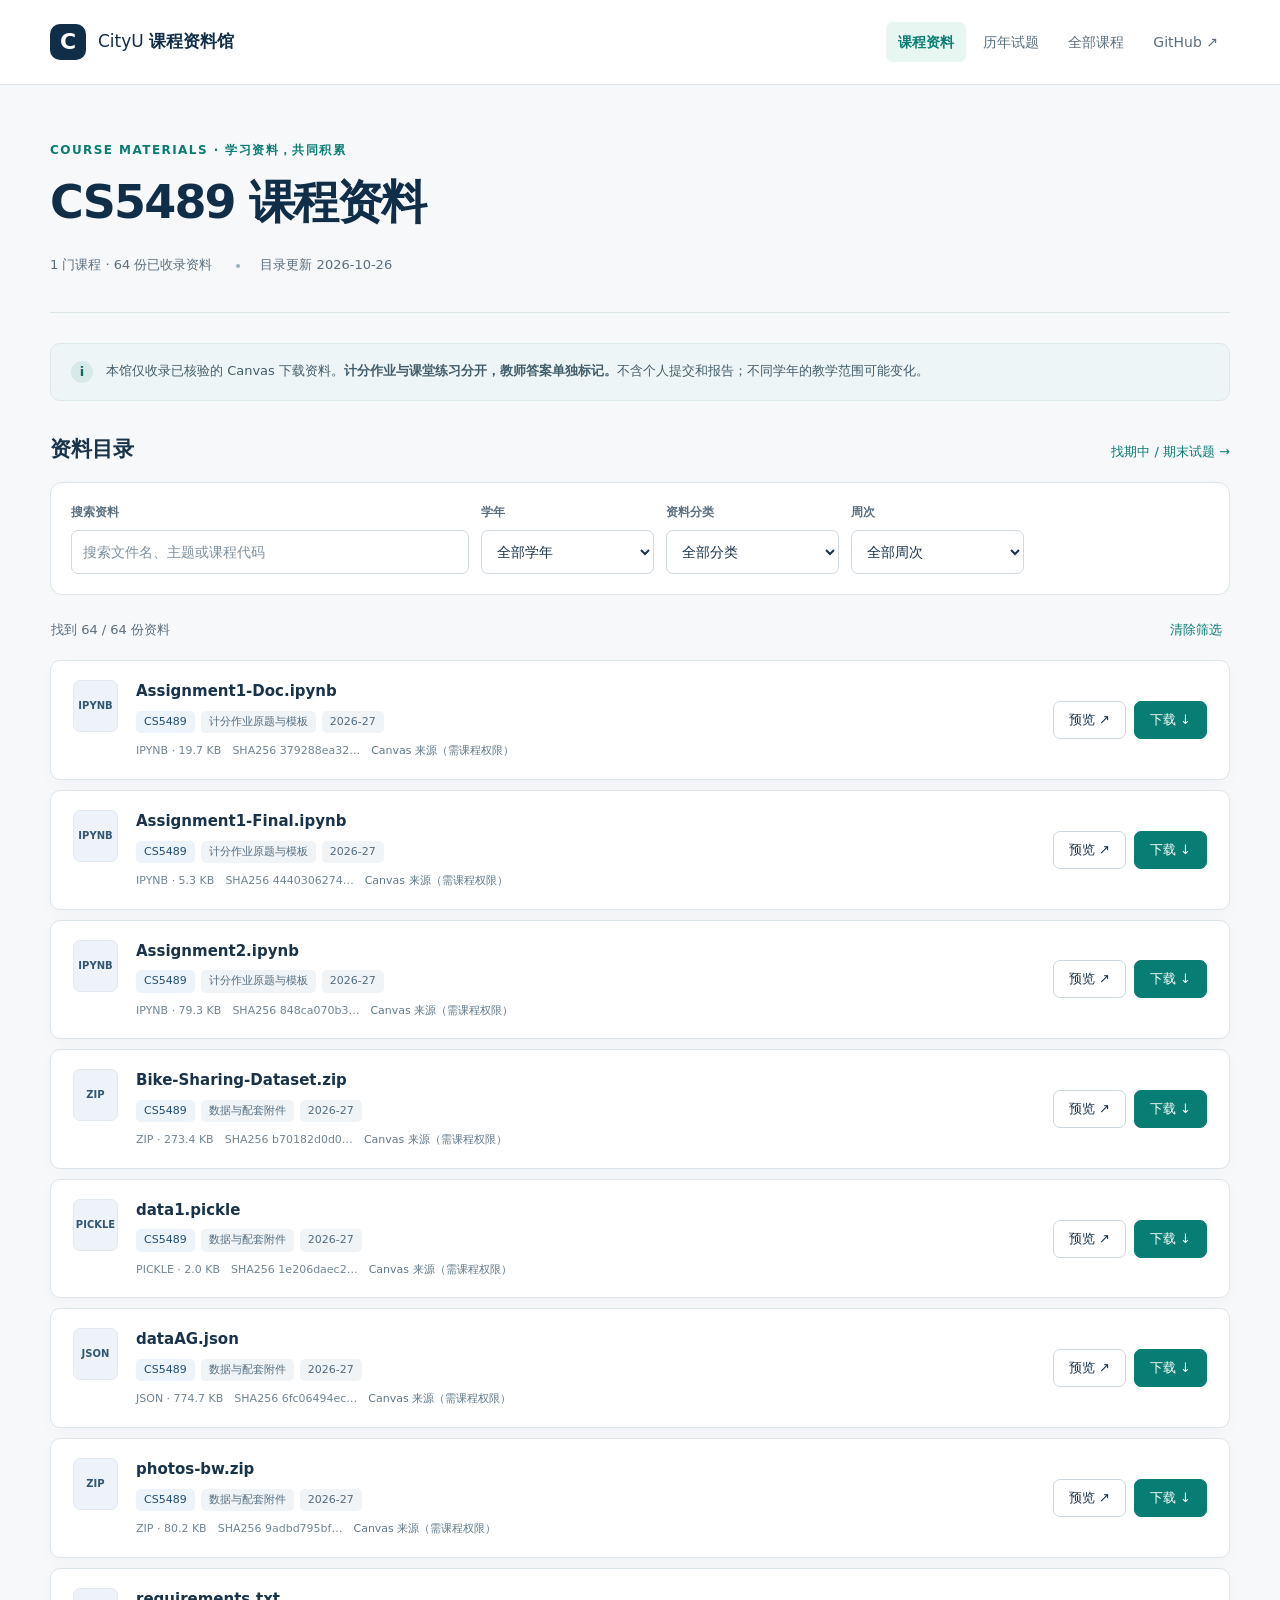
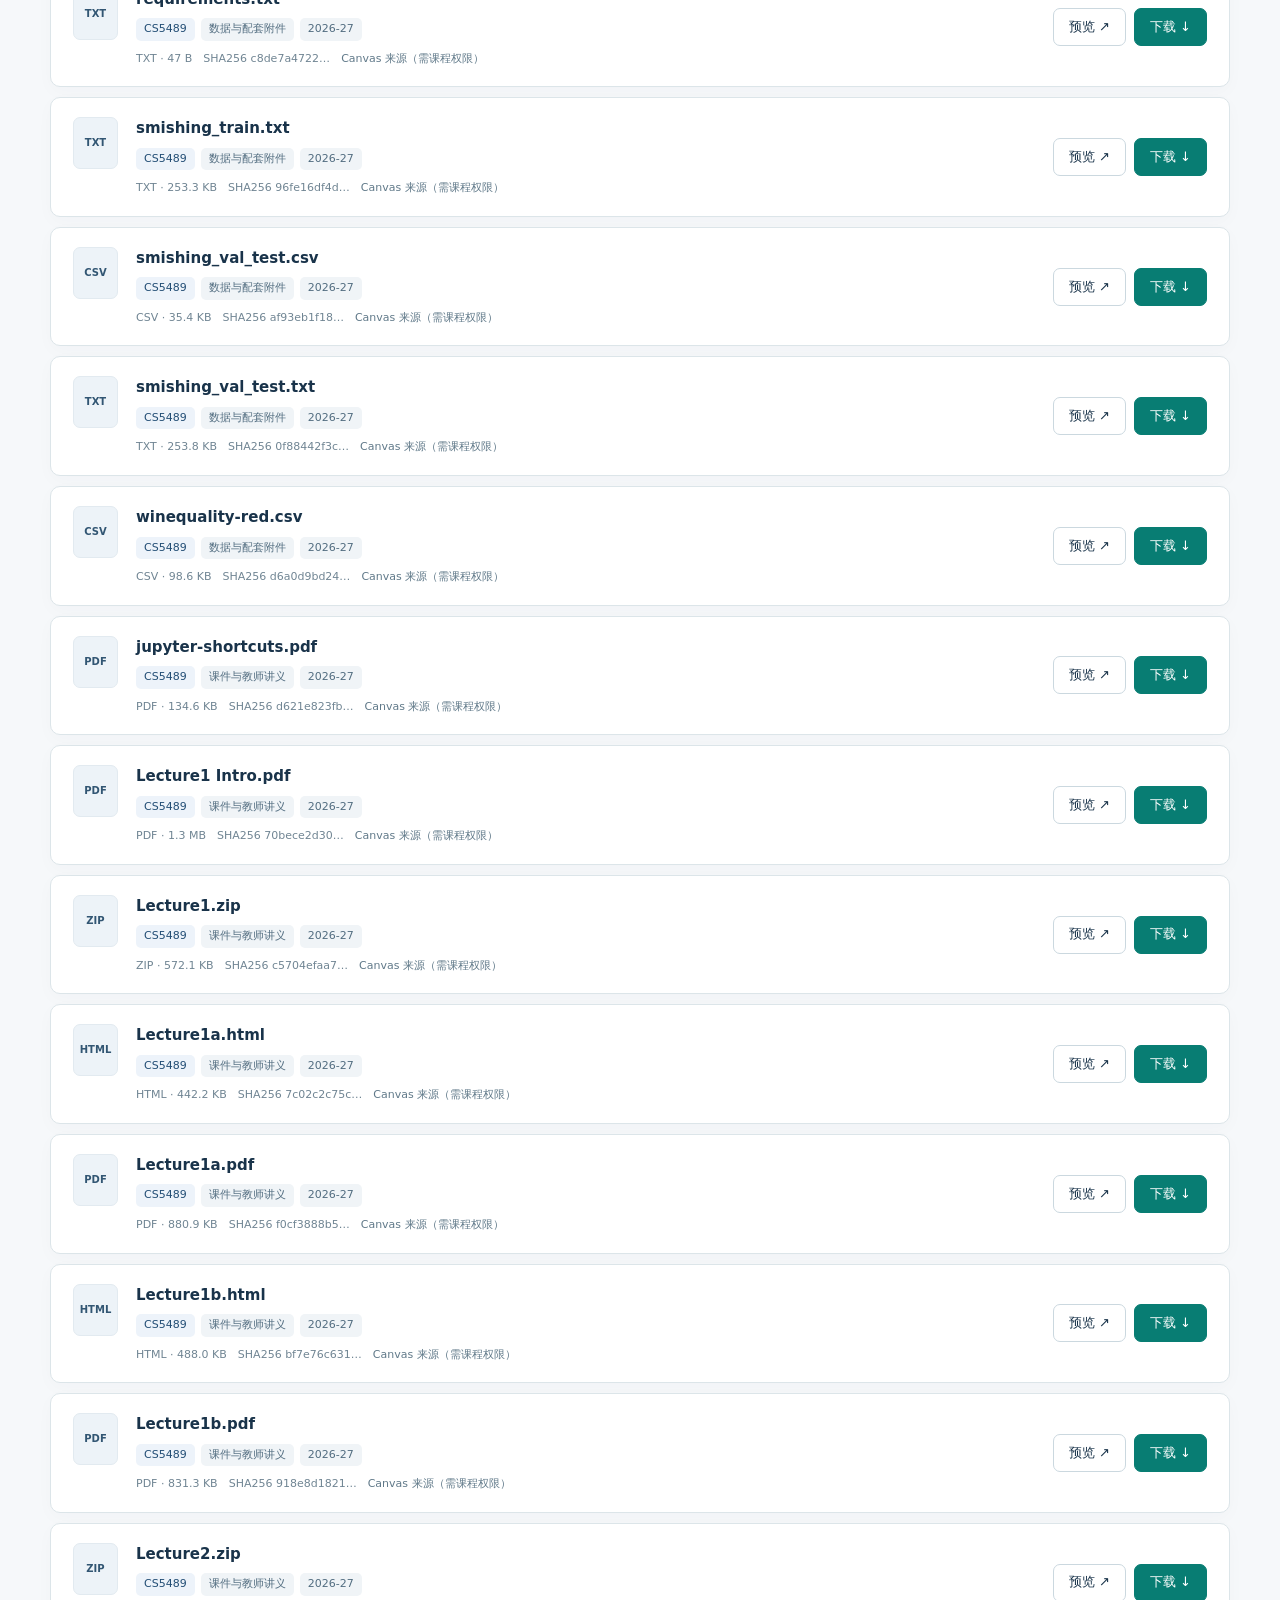
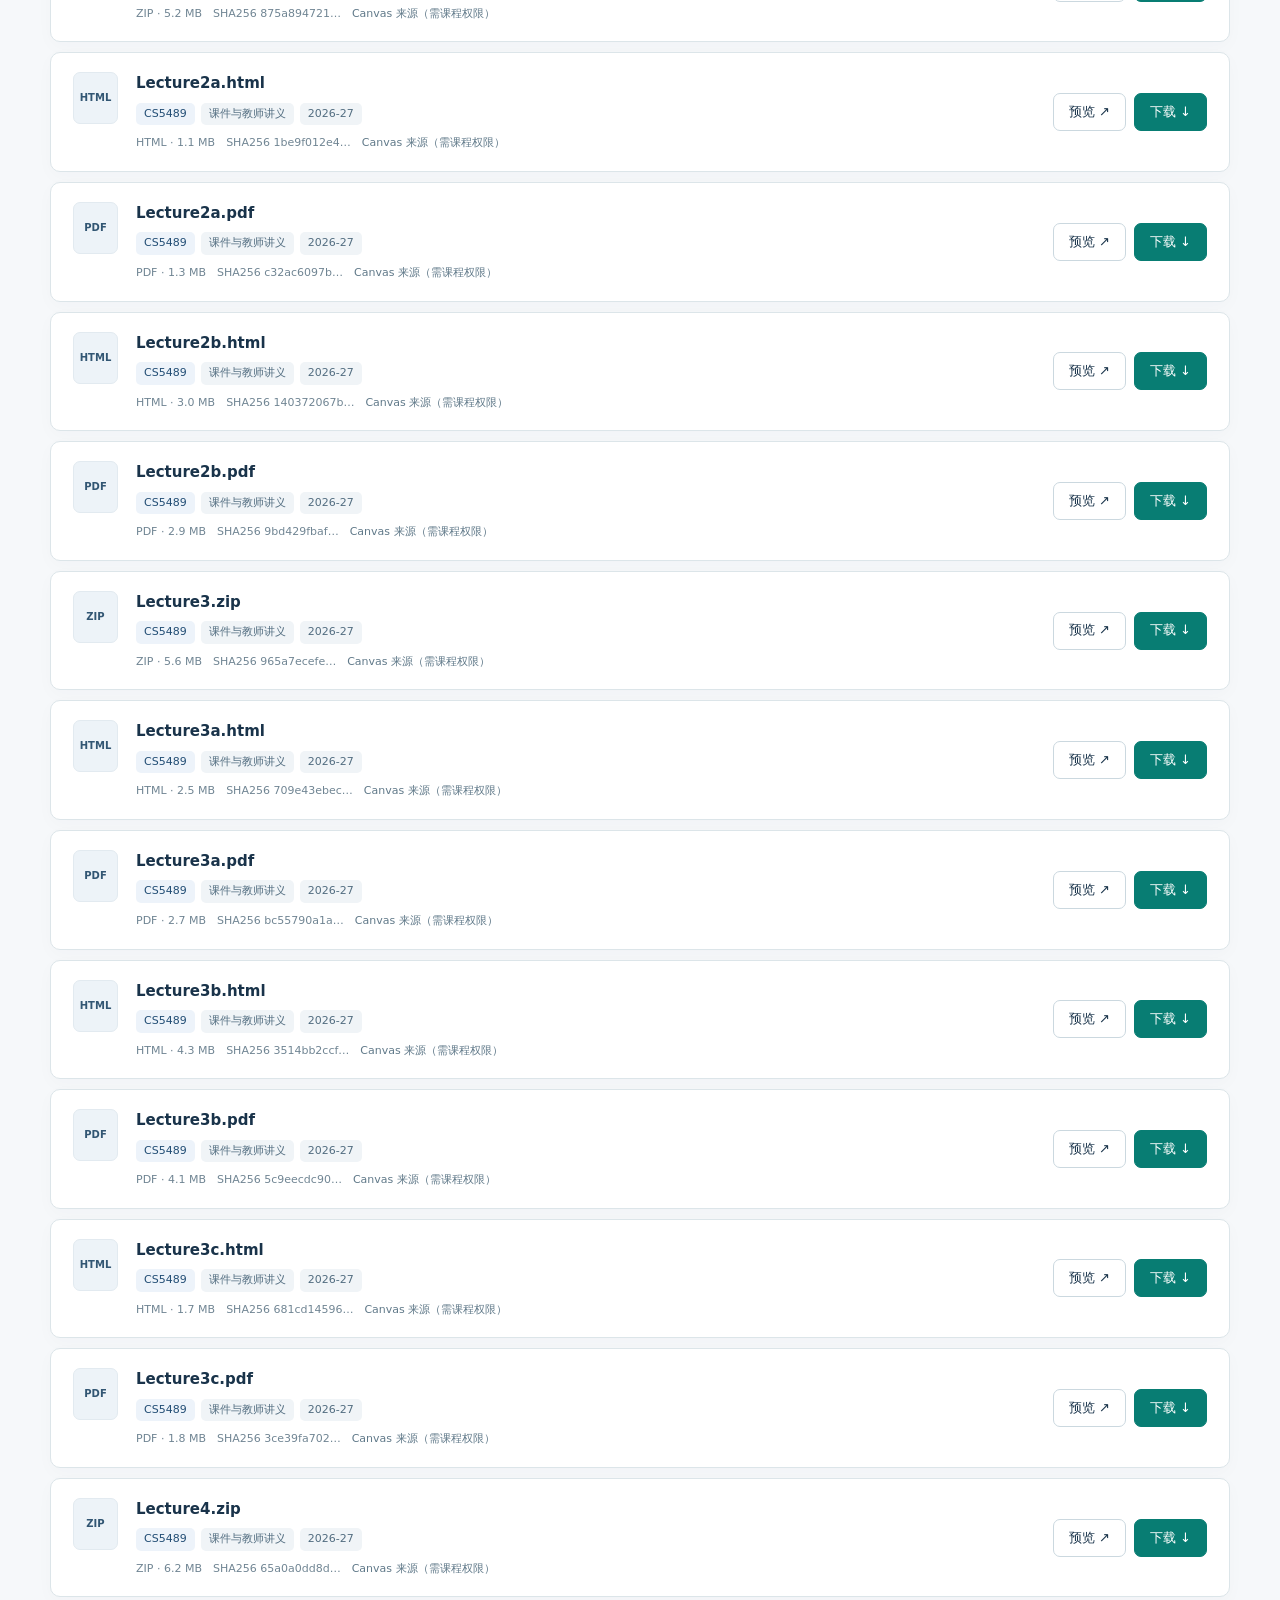
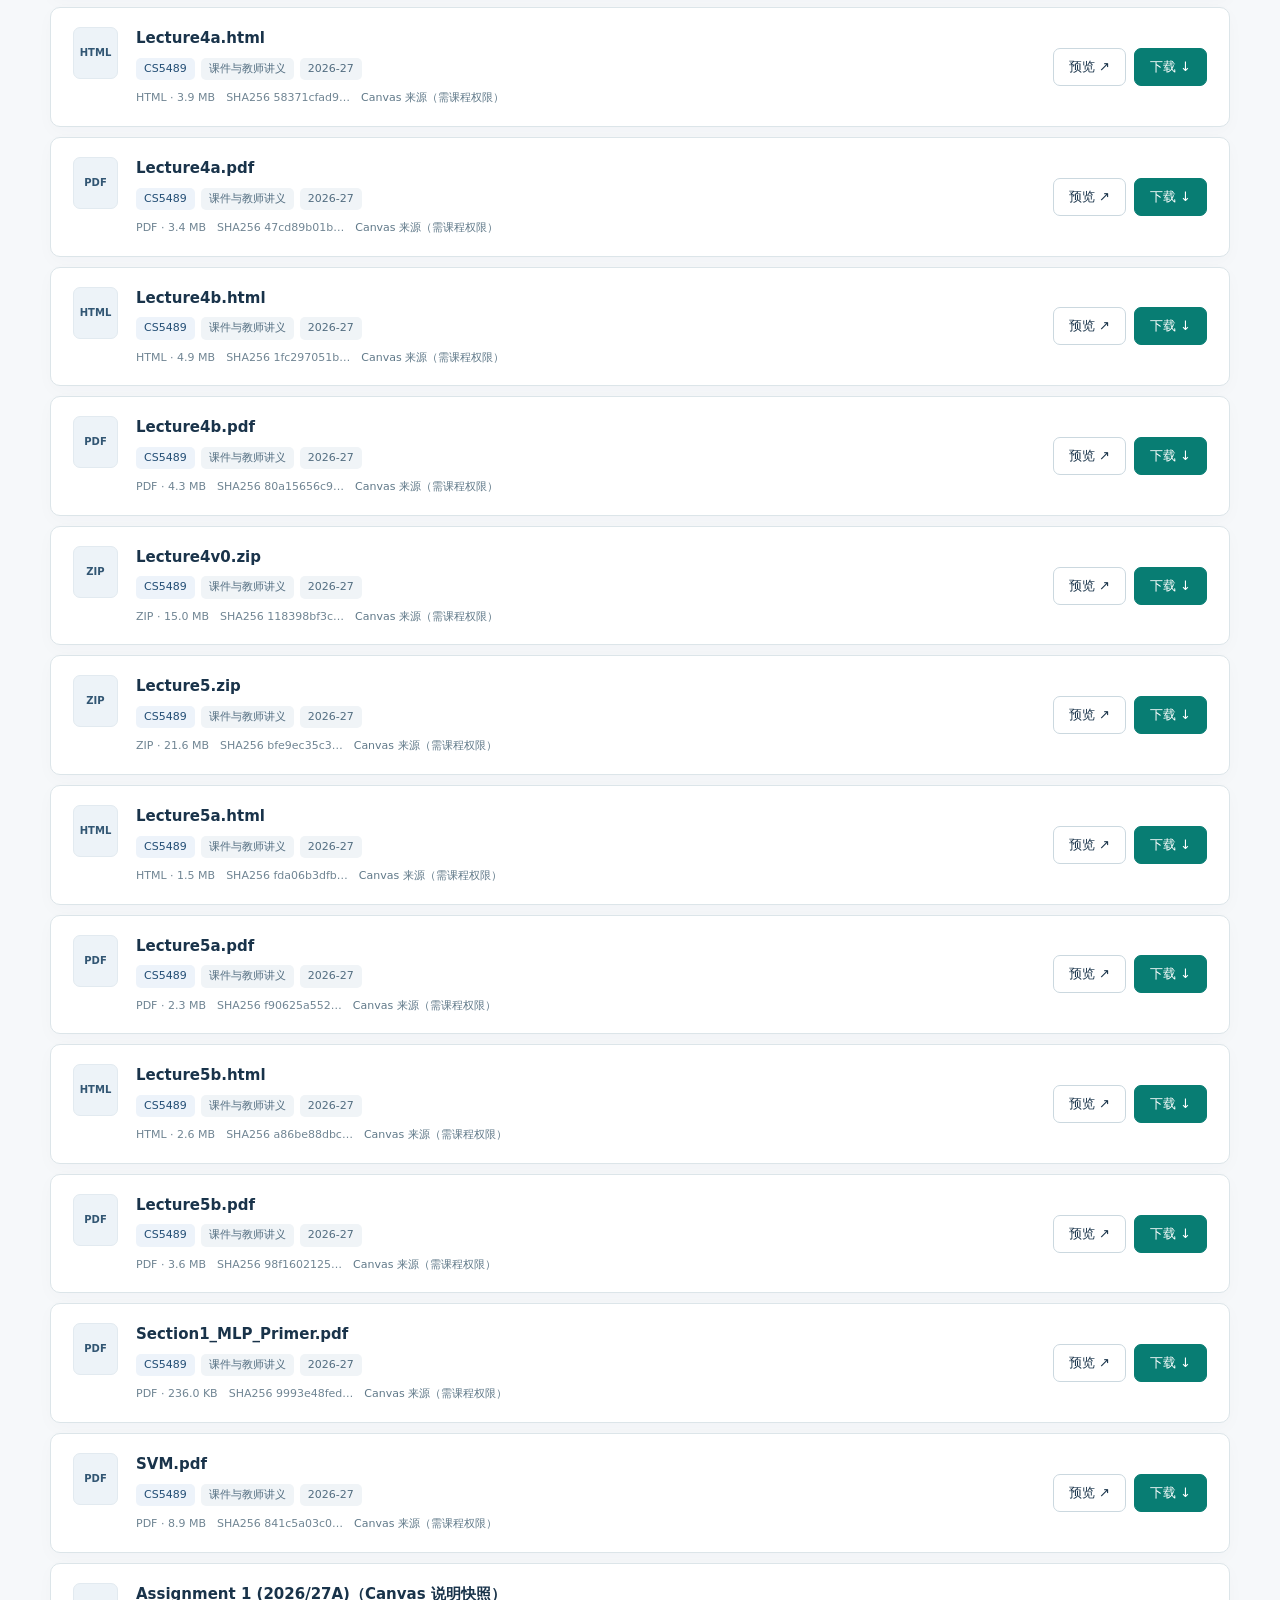
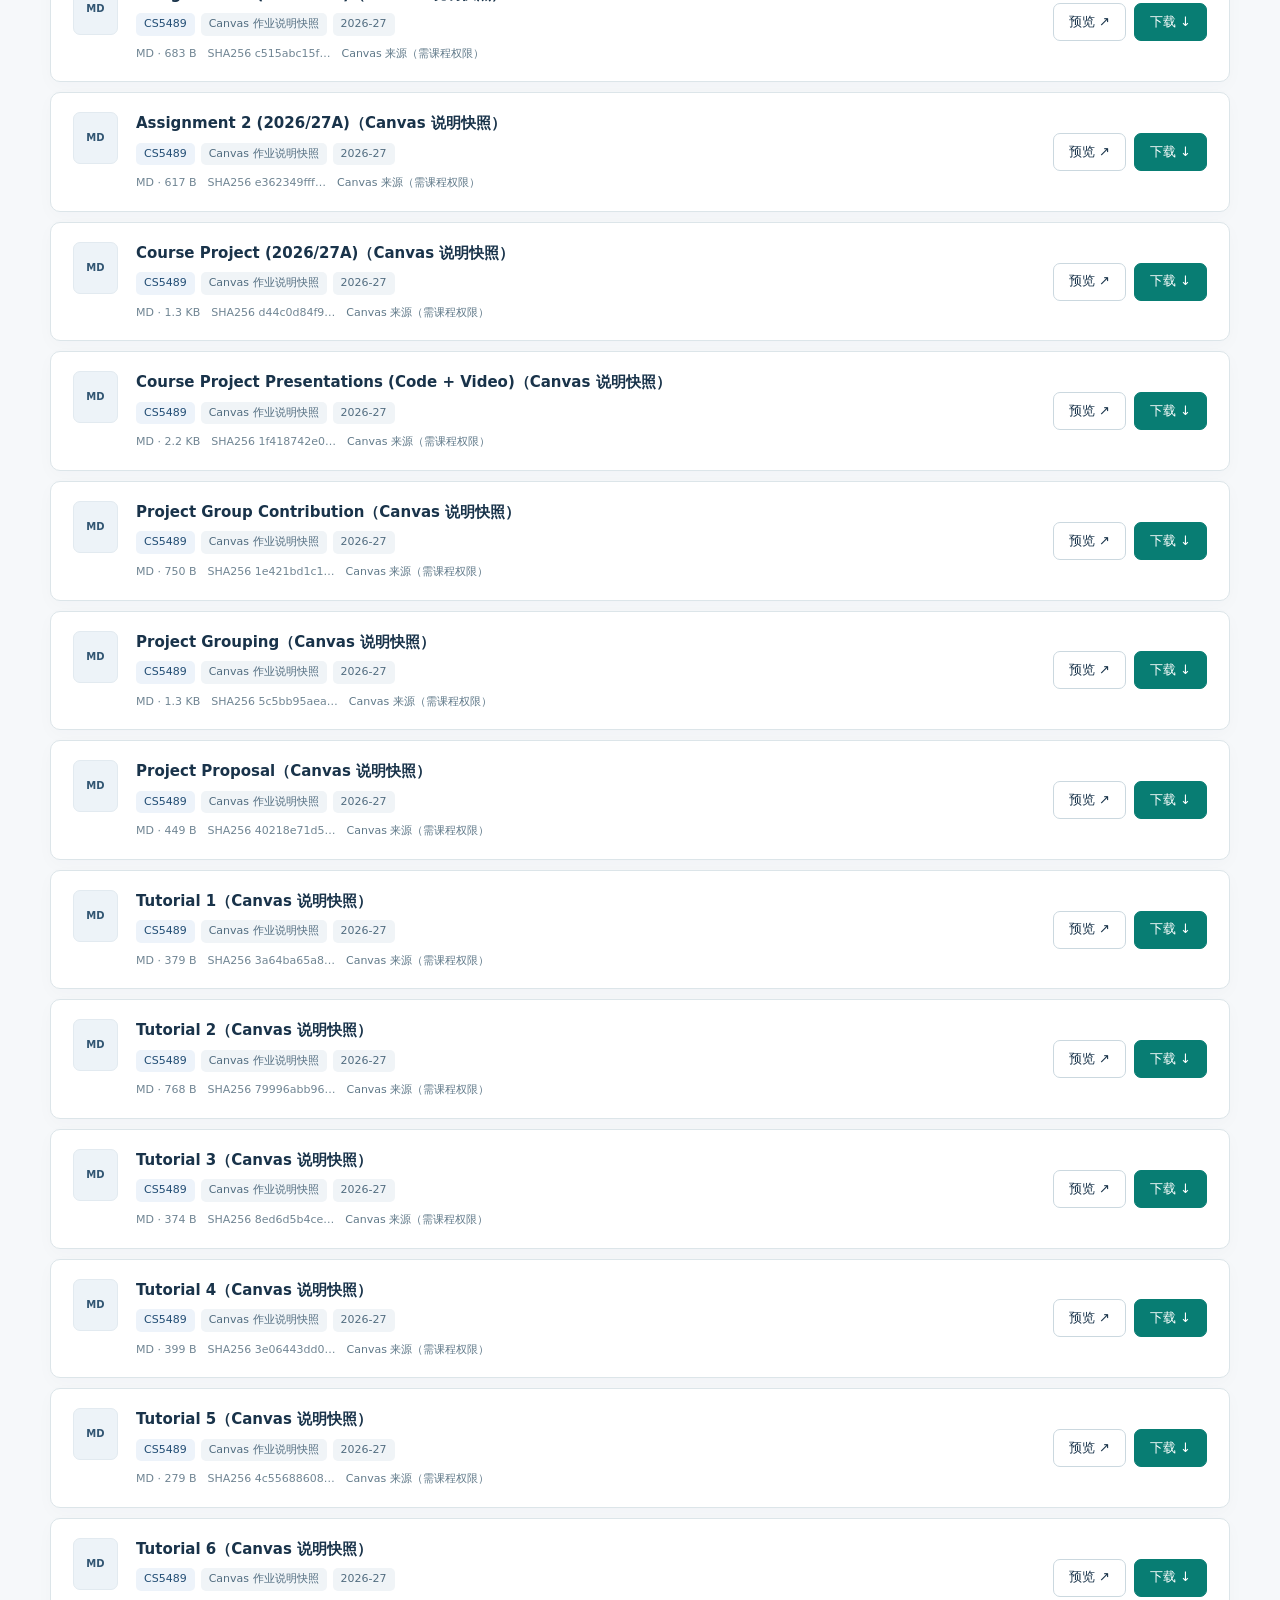
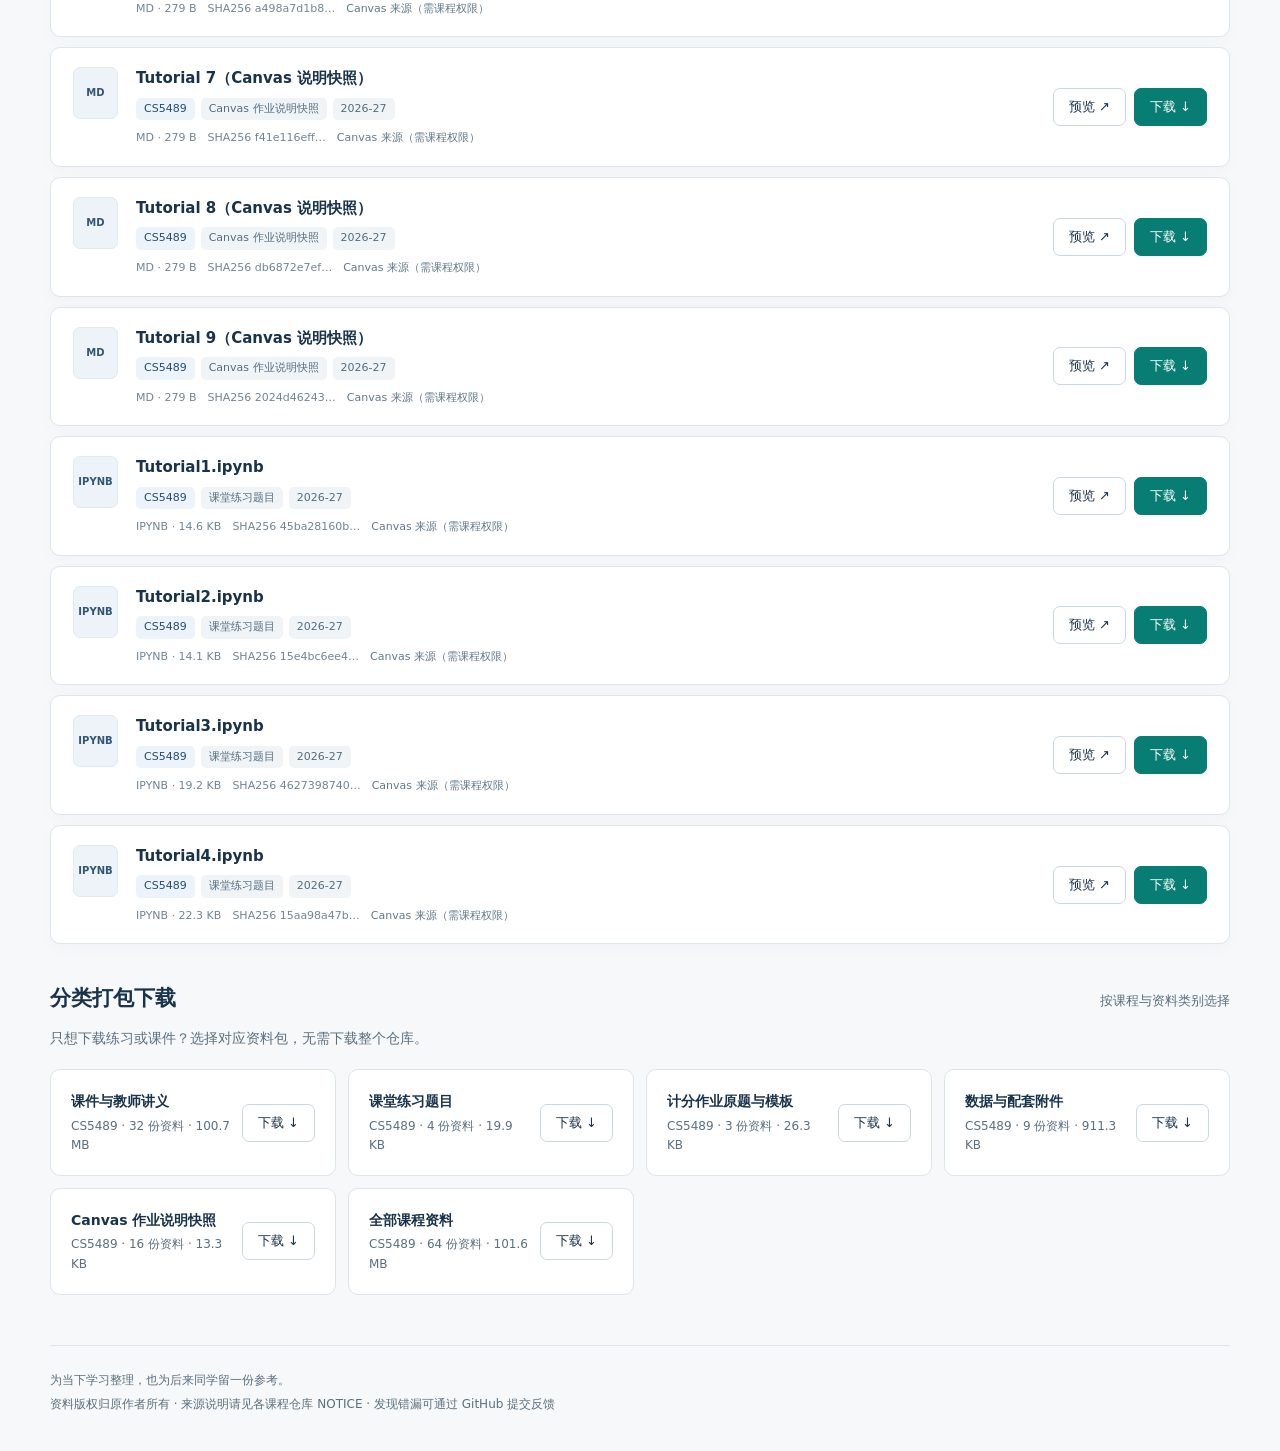
<file: index.html>
<!doctype html>
<html lang="zh-CN">
<head>
  <meta charset="utf-8">
  <meta name="viewport" content="width=device-width, initial-scale=1">
  <meta name="description" content="按课程、学年与资料类型查找 Canvas 课程资料，独立预览、下载与分类打包。">
  <title>CityU 课程资料馆</title>
  <link rel="stylesheet" href="assets/style.css">
  <script defer src="assets/app.js"></script>
</head>
<body data-view="materials">
  <a class="skip-link" href="#library">跳到资料列表</a>
  <header class="topbar"><div class="shell bar-inner"><a class="brand" href="index.html"><span class="brand-mark" aria-hidden="true">C</span><span>CityU <strong>课程资料馆</strong></span></a><nav aria-label="主要导航"><a class="nav-link active" href="index.html" aria-current="page">课程资料</a><a class="nav-link" href="exams.html">历年试题</a><a id="hub-link" class="nav-link" hidden>全部课程</a><a id="repo-link" class="nav-link" hidden>GitHub ↗</a></nav></div></header>
  <main class="shell">
    <section class="hero"><p class="eyebrow">COURSE MATERIALS · 学习资料，共同积累</p><h1 id="page-title">课程资料馆</h1><div class="hero-meta"><span id="summary">正在读取课程资料…</span><span id="updated"></span></div></section>
    <section id="course-section" class="course-section" aria-labelledby="courses-heading" hidden><div class="section-heading"><h2 id="courses-heading">选择课程</h2><span>进入课程，查看完整分类</span></div><div id="course-cards" class="course-grid"></div></section>
    <aside class="notice"><span class="notice-icon" aria-hidden="true">i</span><p>本馆仅收录已核验的 Canvas 下载资料。<strong>计分作业与课堂练习分开，教师答案单独标记。</strong>不含个人提交和报告；不同学年的教学范围可能变化。</p></aside>
    <section id="library" aria-labelledby="library-heading"><div class="section-heading"><h2 id="library-heading">资料目录</h2><a class="text-link" href="exams.html">找期中 / 期末试题 →</a></div>
      <form id="filters" class="filters" role="search"><label class="search-field">搜索资料<input id="search" type="search" placeholder="搜索文件名、主题或课程代码" autocomplete="off"></label><label id="course-filter">课程<select id="course"><option value="">全部课程</option></select></label><label>学年<select id="academic-year"><option value="">全部学年</option></select></label><label>资料分类<select id="category"><option value="">全部分类</option></select></label><label>周次<select id="week"><option value="">全部周次</option></select></label></form>
      <div class="results-bar"><p id="result-count" role="status" aria-live="polite">正在加载目录…</p><button id="reset" class="reset-button" type="button">清除筛选</button></div><div id="load-error" class="error-box" role="alert" hidden></div><div id="list" class="file-list"></div>
    </section>
    <section id="package-section" class="package-section" aria-labelledby="package-heading" hidden><div class="section-heading"><h2 id="package-heading">分类打包下载</h2><span>按课程与资料类别选择</span></div><p class="section-copy">只想下载练习或课件？选择对应资料包，无需下载整个仓库。</p><div id="packages" class="package-grid"></div></section>
    <noscript><p class="notice">页面需要 JavaScript 读取资料目录。也可直接在对应 GitHub 仓库查看 README 与资料文件夹。</p></noscript>
  </main>
  <footer class="site-footer shell"><p>为当下学习整理，也为后来同学留一份参考。</p><p>资料版权归原作者所有 · 来源说明请见各课程仓库 NOTICE · 发现错漏可通过 GitHub 提交反馈</p></footer>
</body>
</html>
</file>
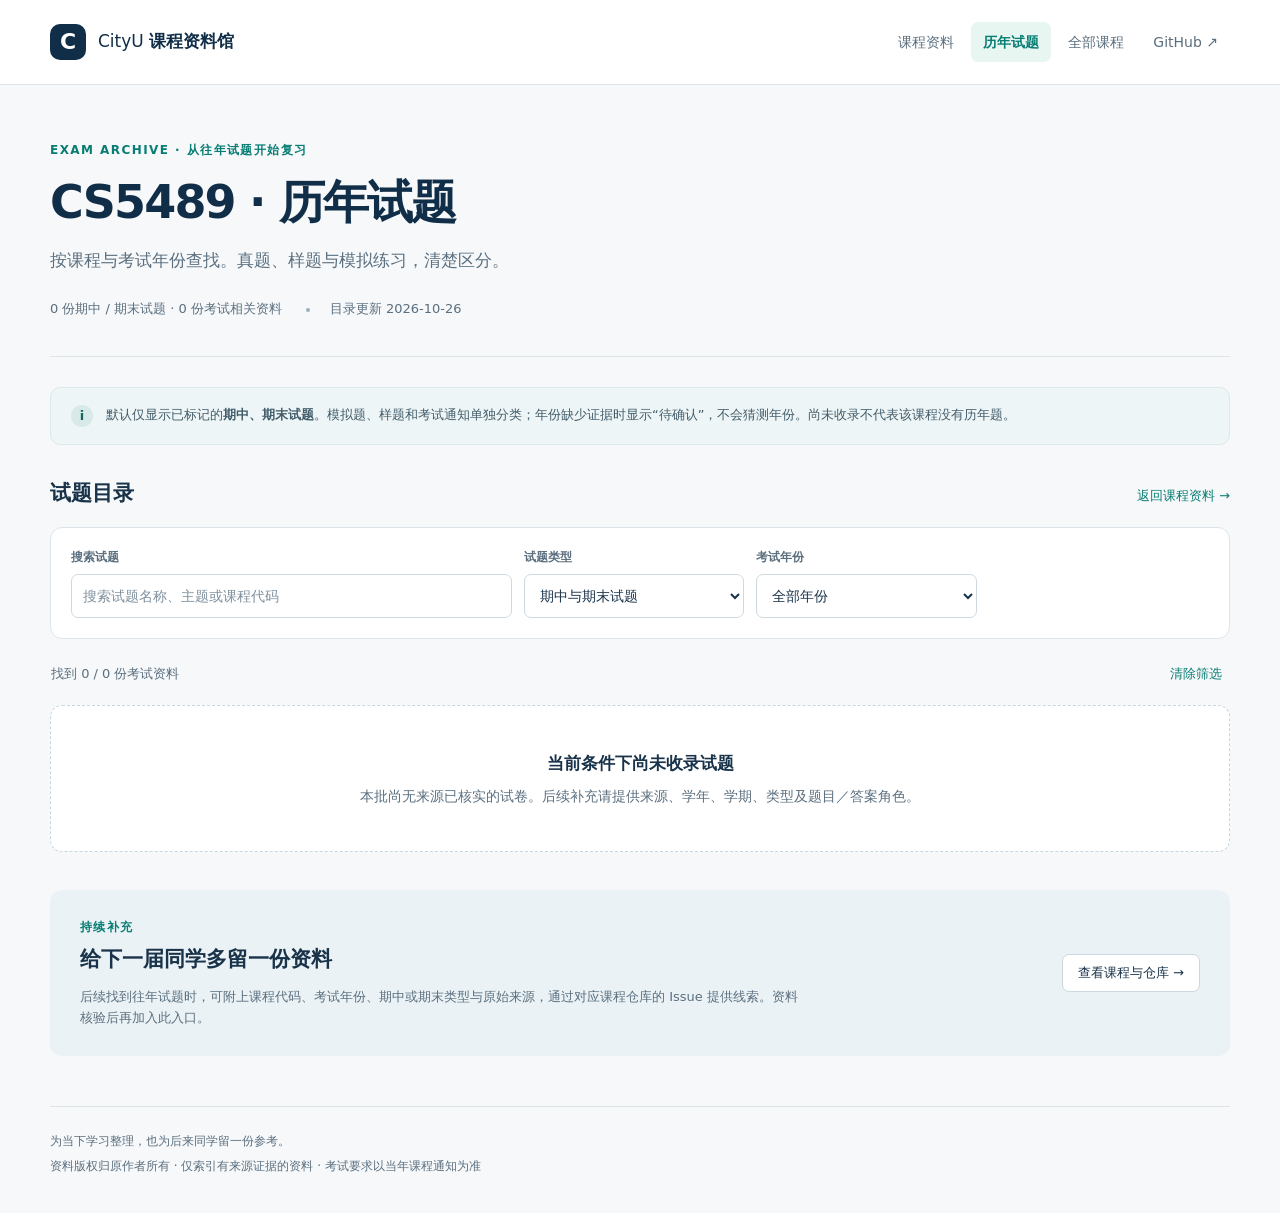
<file: exams.html>
<!doctype html>
<html lang="zh-CN">
<head>
  <meta charset="utf-8">
  <meta name="viewport" content="width=device-width, initial-scale=1">
  <meta name="description" content="独立查找 CityU 历年期中与期末试题，按课程、考试年份和试题类型筛选。">
  <title>历年试题 · CityU 课程资料馆</title>
  <link rel="stylesheet" href="assets/style.css">
  <script defer src="assets/app.js"></script>
</head>
<body data-view="exams">
  <a class="skip-link" href="#library">跳到试题列表</a>
  <header class="topbar"><div class="shell bar-inner"><a class="brand" href="index.html"><span class="brand-mark" aria-hidden="true">C</span><span>CityU <strong>课程资料馆</strong></span></a><nav aria-label="主要导航"><a class="nav-link" href="index.html">课程资料</a><a class="nav-link active" href="exams.html" aria-current="page">历年试题</a><a id="hub-link" class="nav-link" hidden>全部课程</a><a id="repo-link" class="nav-link" hidden>GitHub ↗</a></nav></div></header>
  <main class="shell">
    <section class="hero"><p class="eyebrow">EXAM ARCHIVE · 从往年试题开始复习</p><h1 id="page-title">历年期中与期末试题</h1><p class="hero-copy">按课程与考试年份查找。真题、样题与模拟练习，清楚区分。</p><div class="hero-meta"><span id="summary">正在读取试题目录…</span><span id="updated"></span></div></section>
    <aside class="notice"><span class="notice-icon" aria-hidden="true">i</span><p>默认仅显示已标记的<strong>期中、期末试题</strong>。模拟题、样题和考试通知单独分类；年份缺少证据时显示“待确认”，不会猜测年份。尚未收录不代表该课程没有历年题。</p></aside>
    <section id="library" aria-labelledby="library-heading"><div class="section-heading"><h2 id="library-heading">试题目录</h2><a class="text-link" href="index.html">返回课程资料 →</a></div>
      <form id="filters" class="filters exam-filters" role="search"><label class="search-field">搜索试题<input id="search" type="search" placeholder="搜索试题名称、主题或课程代码" autocomplete="off"></label><label id="course-filter">课程<select id="course"><option value="">全部课程</option></select></label><label>试题类型<select id="exam-type"><option value="papers">期中与期末试题</option><option value="midterm">期中试题</option><option value="final">期末试题</option><option value="mock">模拟题</option><option value="sample">样题</option><option value="notice">考试通知</option><option value="all">全部考试资料</option></select></label><label>考试年份<select id="exam-year"><option value="">全部年份</option></select></label></form>
      <div class="results-bar"><p id="result-count" role="status" aria-live="polite">正在加载目录…</p><button id="reset" class="reset-button" type="button">清除筛选</button></div><div id="load-error" class="error-box" role="alert" hidden></div><div id="list" class="file-list"></div>
    </section>
    <section class="contribute-card"><div><p class="eyebrow">持续补充</p><h2>给下一届同学多留一份资料</h2><p>后续找到往年试题时，可附上课程代码、考试年份、期中或期末类型与原始来源，通过对应课程仓库的 Issue 提供线索。资料核验后再加入此入口。</p></div><a class="button" href="index.html">查看课程与仓库 →</a></section>
    <noscript><p class="notice">页面需要 JavaScript 读取试题目录。也可直接在对应 GitHub 仓库查看资料索引。</p></noscript>
  </main>
  <footer class="site-footer shell"><p>为当下学习整理，也为后来同学留一份参考。</p><p>资料版权归原作者所有 · 仅索引有来源证据的资料 · 考试要求以当年课程通知为准</p></footer>
</body>
</html>
</file>
<file: assets/style.css>
:root{color-scheme:light;--navy:#112e49;--ink:#19334a;--muted:#5b6f7f;--teal:#087d73;--pale:#e8f6f2;--line:#dce5e9;--paper:#fff;--bg:#f6f8fa;--shadow:0 5px 18px #17314b06;font:16px/1.6 system-ui,-apple-system,"Segoe UI","Microsoft YaHei",sans-serif}
*{box-sizing:border-box}body{margin:0;color:var(--ink);background:var(--bg)}a{color:var(--teal);text-decoration:none}a:hover{text-decoration:underline}button,input,select{font:inherit}button,a,input,select{-webkit-tap-highlight-color:transparent}:focus-visible{outline:3px solid #087d73;outline-offset:4px}[hidden]{display:none!important}.shell{width:min(1180px,calc(100% - 64px));margin:auto}.skip-link{position:absolute;left:12px;top:-80px;background:white;padding:10px;z-index:10}.skip-link:focus{top:12px}.topbar{background:var(--paper);border-bottom:1px solid var(--line)}.bar-inner{min-height:84px;display:flex;align-items:center;justify-content:space-between;gap:24px}.brand{display:flex;align-items:center;gap:12px;color:var(--navy);white-space:nowrap;font-size:17px}.brand:hover{text-decoration:none}.brand strong{font-weight:650}.brand-mark{display:grid;place-items:center;width:36px;height:36px;background:var(--navy);border-radius:10px;color:white;font-size:22px;font-weight:750}.topbar nav{display:flex;gap:5px;flex-wrap:wrap}.nav-link{padding:9px 12px;border-radius:7px;color:var(--muted);font-size:14px}.nav-link:hover{background:var(--bg);text-decoration:none}.nav-link.active{background:var(--pale);color:var(--teal);font-weight:650}.hero{padding:56px 0 36px;position:relative;border-bottom:1px solid var(--line);margin-bottom:30px}.eyebrow{font-size:12px;letter-spacing:.12em;font-weight:700;color:var(--teal);margin:0 0 14px}h1{font-size:clamp(30px,4vw,46px);line-height:1.22;letter-spacing:-.04em;font-weight:750;margin:0 0 17px;color:var(--navy)}.hero-copy{font-size:17px;color:var(--muted);margin:0;max-width:750px}.hero-meta{display:flex;gap:24px;flex-wrap:wrap;margin-top:25px;color:var(--muted);font-size:13px}.hero-meta span:empty{display:none}.hero-meta span+span::before{content:"";display:inline-block;width:4px;height:4px;background:#9dafb9;border-radius:50%;margin-right:20px;vertical-align:middle}.section-heading{display:flex;justify-content:space-between;align-items:baseline;gap:15px;margin:0 0 18px}h2{font-size:21px;line-height:1.4;margin:0;font-weight:700}.section-heading>span,.text-link{font-size:13px}.section-heading>span,.section-copy{color:var(--muted)}.course-section{margin-bottom:28px}.course-grid{display:grid;grid-template-columns:repeat(auto-fit,minmax(190px,1fr));gap:14px}.course-card{background:white;border:1px solid var(--line);border-radius:12px;padding:21px;box-shadow:var(--shadow);display:flex;flex-direction:column;transition:transform .15s,border-color .15s;color:var(--ink)}.course-card:hover{border-color:var(--teal);transform:translateY(-2px);text-decoration:none}.course-code{font-size:23px;font-weight:750;color:var(--navy)}.course-name{font-size:13px;color:var(--muted);margin:7px 0 18px;flex:1;overflow-wrap:anywhere}.course-card-foot{font-size:13px;color:var(--teal);display:flex;justify-content:space-between}.notice{display:flex;align-items:flex-start;gap:13px;background:#eef5f6;border:1px solid #dce9e9;padding:17px 20px;border-radius:10px;margin:26px 0 34px;color:#425d6b;font-size:13px}.notice p{margin:0}.notice strong{font-weight:650}.notice-icon{background:#d7e9e8;color:#14665f;border-radius:50%;flex:0 0 22px;text-align:center;font-weight:700;line-height:22px}.filters{display:grid;grid-template-columns:minmax(240px,2.3fr) repeat(4,minmax(100px,1fr));gap:12px;background:white;border:1px solid var(--line);padding:20px;border-radius:12px}.exam-filters{grid-template-columns:minmax(240px,2fr) repeat(3,minmax(130px,1fr))}.filters label{font-size:12px;color:var(--muted);font-weight:600}.filters input,.filters select{display:block;width:100%;margin-top:7px;height:44px;border:1px solid #cdd9df;border-radius:7px;padding:0 11px;background:#fff;color:var(--ink);font-size:14px;font-weight:400}.filters input::placeholder{color:#7e909e}.filters input:hover,.filters select:hover{border-color:#8da6b4}.results-bar{display:flex;justify-content:space-between;align-items:center;gap:16px;margin:18px 1px 13px;color:var(--muted);font-size:13px}.results-bar p{margin:0}.reset-button{border:0;background:none;color:var(--teal);cursor:pointer;font-size:13px;padding:7px}.reset-button:hover{text-decoration:underline}.file-list{display:grid;gap:10px}.file-card{background:white;border:1px solid var(--line);border-radius:10px;padding:19px 22px;display:flex;align-items:center;gap:18px;box-shadow:var(--shadow)}.file-icon{align-self:flex-start;flex:0 0 45px;height:52px;display:flex;align-items:center;justify-content:center;background:#edf3f8;color:#325673;border:1px solid #e2eaf0;border-radius:7px;font-size:10px;font-weight:800;overflow:hidden}.file-body{flex:1;min-width:0}.file-body h3{font-size:15px;font-weight:650;line-height:1.5;margin:0 0 8px;overflow-wrap:anywhere}.file-body h3 a{color:var(--ink)}.tags{display:flex;flex-wrap:wrap;align-items:center;gap:6px}.tag{font-size:11px;line-height:1.5;padding:3px 8px;border-radius:5px;background:#f0f4f7;color:#526d80}.tag.course{color:#234e75;background:#edf3fa}.tag.answer{color:#84600a;background:#fff3d5}.tag.exam{color:var(--teal);background:var(--pale)}.file-meta{display:flex;flex-wrap:wrap;gap:11px;font-size:11px;color:#708593;margin-top:9px}.source-link{color:#607989}.file-actions{display:flex;gap:8px;flex-shrink:0}.button{display:inline-flex;align-items:center;justify-content:center;gap:5px;border:1px solid #cbd8df;border-radius:7px;padding:8px 15px;color:var(--ink);background:white;font-size:13px;line-height:1.4;white-space:nowrap;min-height:38px}.button:hover{background:#f1f6f8;text-decoration:none}.button.primary{background:var(--teal);border-color:var(--teal);color:white}.button.primary:hover{background:#06665e}.empty-state{padding:44px 22px;border:1px dashed #c6d6df;border-radius:12px;text-align:center;color:var(--muted);background:white}.empty-state h3{color:var(--ink);font-size:17px;margin:0 0 8px}.empty-state p{font-size:14px;margin:0}.error-box{background:#fff3ec;color:#883c21;border:1px solid #f2cfbd;border-radius:10px;padding:20px;margin:15px 0;font-size:14px}.package-section{margin-top:40px}.section-copy{font-size:14px;margin:-5px 0 20px}.package-grid{display:grid;grid-template-columns:repeat(auto-fit,minmax(250px,1fr));gap:12px}.package-card{padding:20px;background:white;border:1px solid var(--line);border-radius:10px;display:flex;align-items:center;justify-content:space-between;gap:12px}.package-card h3{font-size:14px;margin:0 0 4px}.package-card p{font-size:12px;color:var(--muted);margin:0}.contribute-card{display:flex;align-items:center;justify-content:space-between;gap:30px;border-radius:12px;background:#eaf2f5;padding:28px 30px;margin-top:38px}.contribute-card>div{max-width:730px}.contribute-card .eyebrow{margin-bottom:8px}.contribute-card p:last-child{font-size:13px;color:var(--muted);margin:12px 0 0}.site-footer{border-top:1px solid var(--line);margin-top:50px;padding-top:25px;padding-bottom:32px;color:var(--muted);font-size:12px}.site-footer p{margin:0 0 5px}
@media(max-width:1000px){.filters{grid-template-columns:repeat(4,minmax(0,1fr))}.filters .search-field{grid-column:1/-1}.exam-filters{grid-template-columns:repeat(3,minmax(0,1fr))}.bar-inner{gap:15px}.nav-link{padding:8px;font-size:12px}.course-grid{grid-template-columns:repeat(3,minmax(0,1fr))}}
@media(max-width:650px){.shell{width:calc(100% - 32px)}.bar-inner{padding:17px 0 10px;align-items:flex-start;flex-direction:column;gap:12px}.brand{font-size:16px}.topbar nav{width:100%;gap:3px}.nav-link{padding:8px 10px}.hero{padding:33px 0 27px;margin-bottom:25px}.hero-copy{font-size:15px}.hero-meta{gap:8px 16px;font-size:12px}.hero-meta span+span::before{display:none}.eyebrow{font-size:10px}.course-grid{grid-template-columns:repeat(2,minmax(0,1fr));gap:10px}.course-card{padding:16px}.course-code{font-size:21px}.course-name{font-size:12px}.section-heading{align-items:center}.section-heading h2{font-size:19px}.section-heading>span{display:none}.notice{padding:14px;margin:24px 0;font-size:12px}.filters,.exam-filters{grid-template-columns:repeat(2,minmax(0,1fr));padding:15px;gap:12px}.file-card{padding:16px;gap:12px;flex-wrap:wrap}.file-icon{width:37px;flex-basis:37px;height:45px;font-size:9px}.file-body{flex-basis:calc(100% - 49px)}.file-body h3{font-size:14px}.file-actions{padding-left:49px;width:100%;margin-top:1px}.button{padding:8px 16px}.package-grid{grid-template-columns:1fr}.contribute-card{padding:22px;align-items:flex-start;flex-direction:column;gap:20px}.site-footer{margin-top:35px}.text-link{font-size:12px}}
@media(prefers-reduced-motion:reduce){*{transition:none!important;scroll-behavior:auto!important}}
</file>
